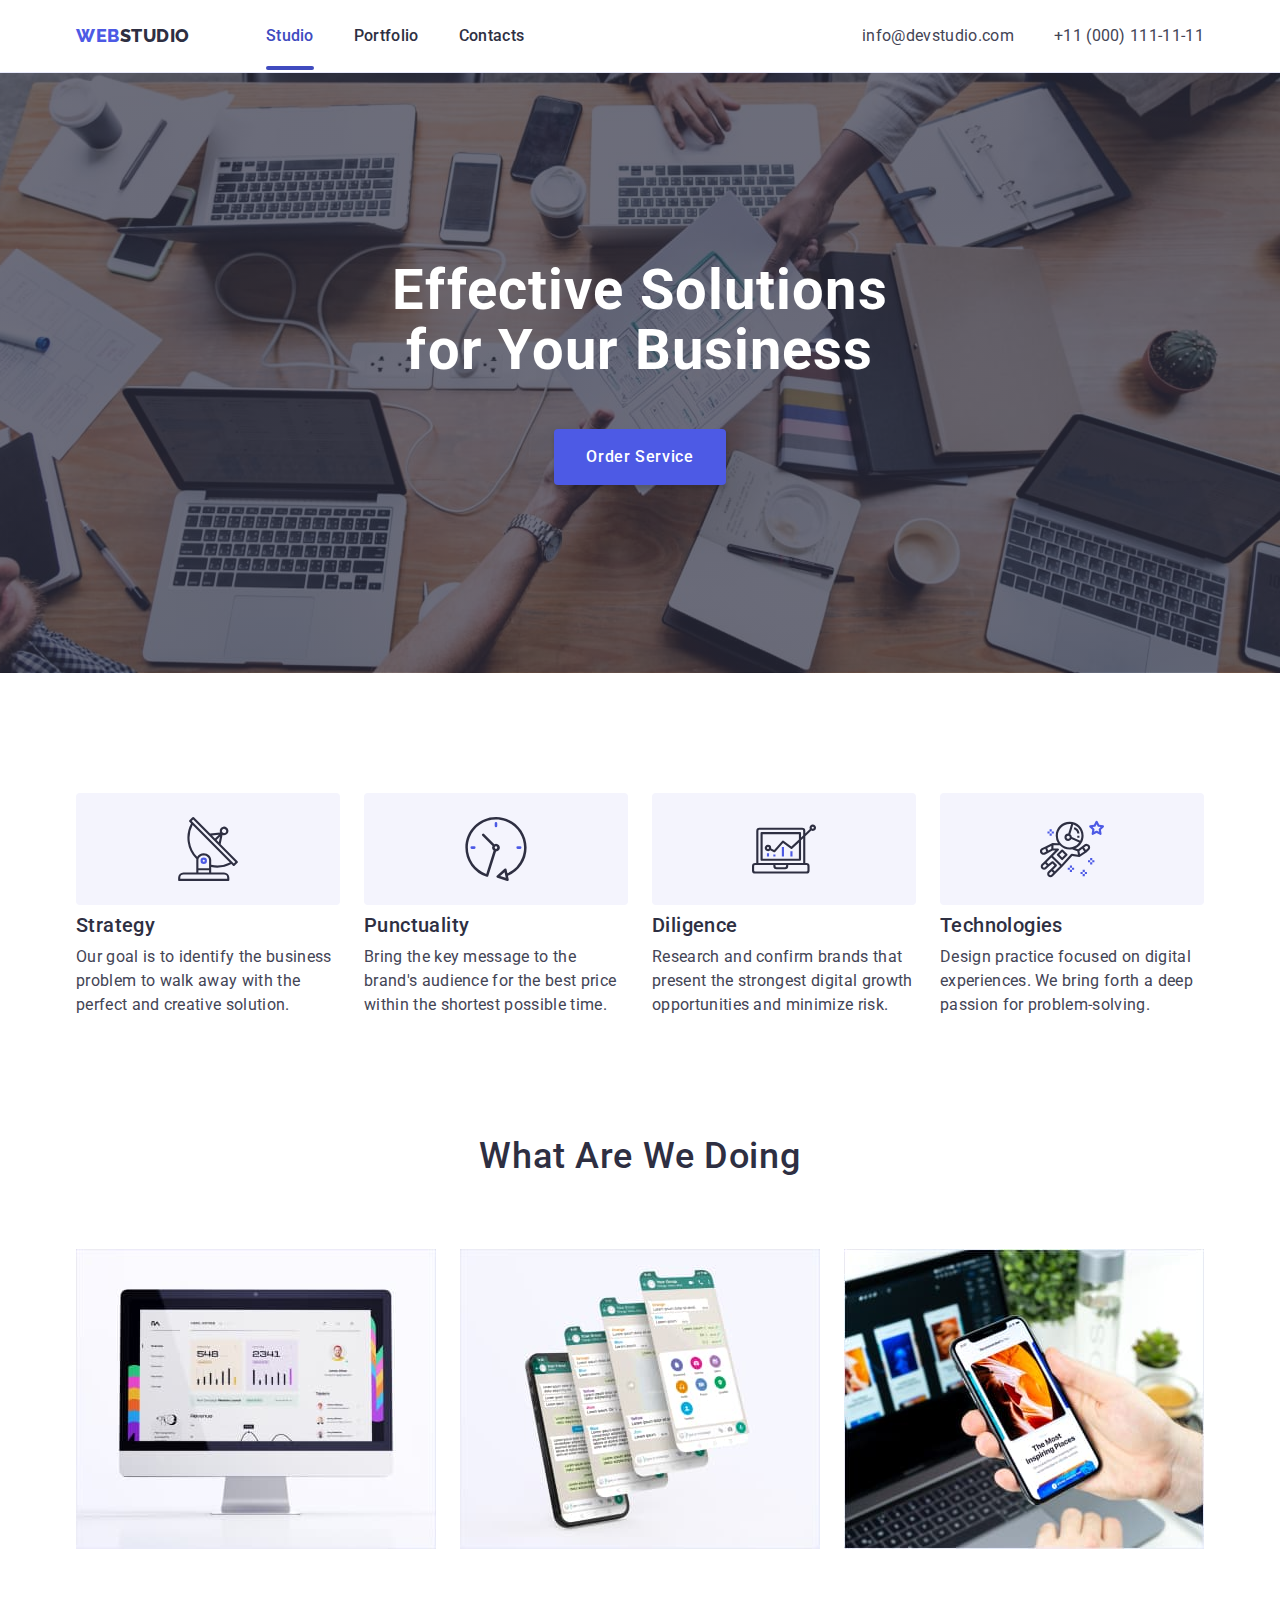
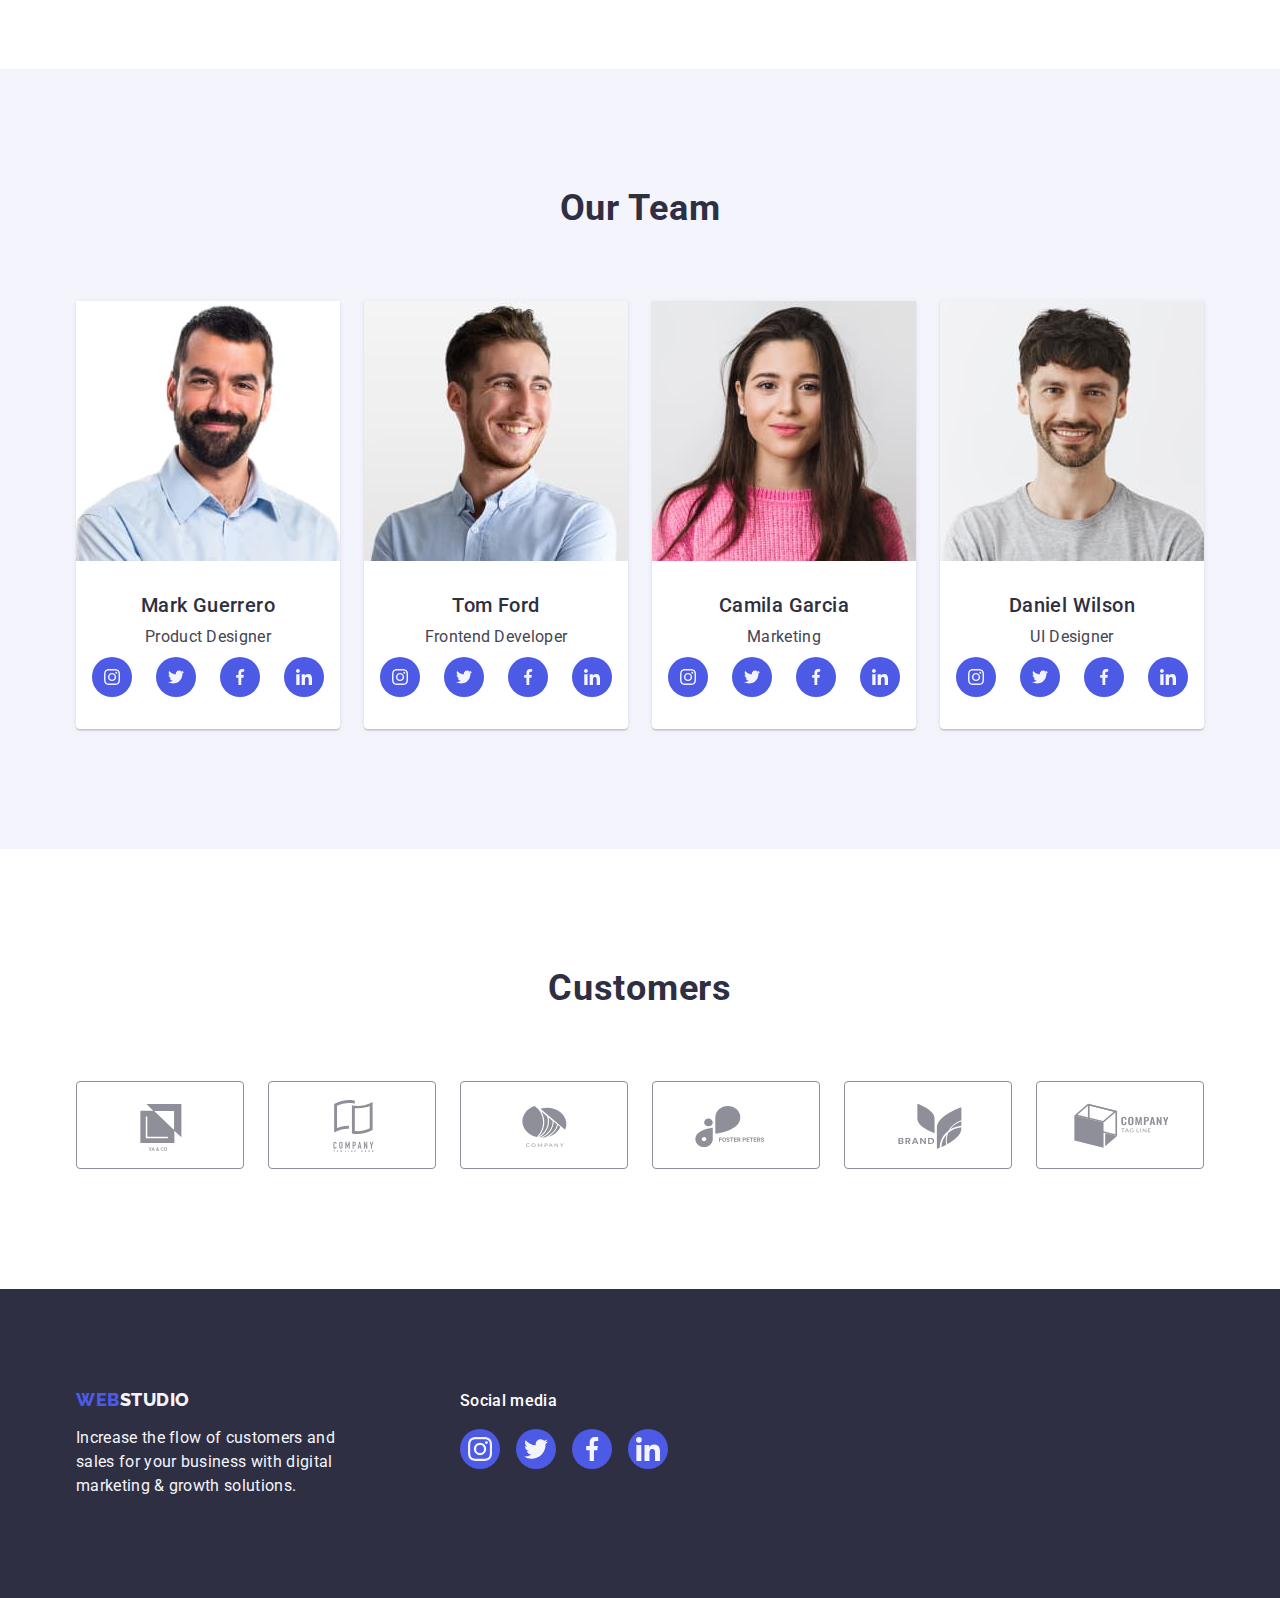
<file: index.html>
<!DOCTYPE html>
<html lang="en">
  <head>
    <meta charset="UTF-8" />
    <meta name="viewport" content="width=device-width, initial-scale=1.0" />

    <link
      rel="stylesheet"
      href="https://cdnjs.cloudflare.com/ajax/libs/modern-normalize/2.0.0/modern-normalize.min.css"
    />

    <link rel="preconnect" href="https://fonts.googleapis.com" />
    <link rel="preconnect" href="https://fonts.gstatic.com" crossorigin />
    <link
      href="https://fonts.googleapis.com/css2?family=Raleway:wght@800&family=Roboto:wght@400;500;700;900&display=swap"
      rel="stylesheet"
    />

    <link rel="stylesheet" href="./css/styles.css" />
    <title>Web Studio</title>
  </head>

  <body>
    <header class="header">
      <div class="container header-container">
        <nav class="header-navbar">
          <a class="header-logo-link link" href="./index.html"
            >Web<span class="logo-span">Studio</span></a
          >
          <ul class="header-list list">
            <li>
              <a class="header-list-link link current" href="./index.html"
                >Studio</a
              >
            </li>
            <li>
              <a class="header-list-link link" href="./portfolio.html"
                >Portfolio</a
              >
            </li>
            <li><a class="header-list-link link" href="">Contacts</a></li>
          </ul>
        </nav>
        <address class="header-addr-list">
          <ul class="header-addr-list list">
            <li>
              <a class="header-addr-link link" href="mailto:info@devstudio.com"
                >info@devstudio.com</a
              >
            </li>
            <li>
              <a class="header-addr-link link" href="tel:+110001111111"
                >+11 (000) 111-11-11</a
              >
            </li>
          </ul>
        </address>
      </div>
    </header>

    <main>
      <section class="hero">
        <div class="container">
          <h1 class="hero-title">Effective Solutions for Your Business</h1>
          <button class="order-button" data-modal-open type="button">
            Order Service
          </button>
        </div>
      </section>

      <section class="basics-section">
        <div class="container">
          <h2 class="visually-hidden">The main rules of the company</h2>
          <ul class="basics-list list">
            <li class="basics-item">
              <div class="basics-icon-container">
                <svg class="basics-list-icon" width="64" height="64">
                  <use href="./images/icons.svg#antenna"></use>
                </svg>
              </div>
              <h3 class="basics-title">Strategy</h3>
              <p class="paragraph">
                Our goal is to identify the business problem to walk away with
                the perfect and creative solution.
              </p>
            </li>
            <li class="basics-item">
              <div class="basics-icon-container">
                <svg class="basics-list-icon" width="64" height="64">
                  <use href="./images/icons.svg#clock"></use>
                </svg>
              </div>
              <h3 class="basics-title">Punctuality</h3>
              <p class="paragraph">
                Bring the key message to the brand's audience for the best price
                within the shortest possible time.
              </p>
            </li>
            <li class="basics-item">
              <div class="basics-icon-container">
                <svg class="basics-list-icon" width="64" height="64">
                  <use href="./images/icons.svg#diagram"></use>
                </svg>
              </div>
              <h3 class="basics-title">Diligence</h3>
              <p class="paragraph">
                Research and confirm brands that present the strongest digital
                growth opportunities and minimize risk.
              </p>
            </li>
            <li class="basics-item">
              <div class="basics-icon-container">
                <svg class="basics-list-icon" width="64" height="64">
                  <use href="./images/icons.svg#astronaut"></use>
                </svg>
              </div>
              <h3 class="basics-title">Technologies</h3>
              <p class="paragraph">
                Design practice focused on digital experiences. We bring forth a
                deep passion for problem-solving.
              </p>
            </li>
          </ul>
        </div>
      </section>

      <section class="doing-section">
        <div class="container">
          <h2 class="doing-title">What are we doing</h2>
          <ul class="doing-list list">
            <li class="doing-item">
              <img
                src="./images/desctop.jpg"
                alt="desktop computer"
                width="360"
                height="300"
              />
            </li>
            <li class="doing-item">
              <img
                src="./images/mobiles.jpg"
                alt="mobile phone"
                width="360"
                height="300"
              />
            </li>
            <li class="doing-item">
              <img
                src="./images/mobile-desctop.jpg"
                alt="laptop and smartphone"
                width="360"
                height="300"
              />
            </li>
          </ul>
        </div>
      </section>
      <section class="team-section">
        <div class="container">
          <h2 class="team-title">Our Team</h2>
          <ul class="team-list-img list">
            <li class="team-list-img-item">
              <img
                src="./images/mark-guerro.jpg"
                alt="Product Designer Mark Guerrero"
                width="264"
              />
              <div class="team-div-worker">
                <h3 class="team-subtitle">Mark Guerrero</h3>
                <p class="team-paragraph">Product Designer</p>
                <ul class="team-list list">
                  <li class="team-item">
                    <a class="team-link link" href="">
                      <svg class="team-icons" width="16" height="16">
                        <use href="./images/icons.svg#instagram"></use>
                      </svg>
                    </a>
                  </li>
                  <li class="team-item">
                    <a class="team-link link" href="">
                      <svg class="team-icons" width="16" height="16">
                        <use href="./images/icons.svg#twitter"></use>
                      </svg>
                    </a>
                  </li>
                  <li class="team-item">
                    <a class="team-link link" href="">
                      <svg class="team-icons" width="16" height="16">
                        <use href="./images/icons.svg#facebook"></use>
                      </svg>
                    </a>
                  </li>
                  <li class="team-item">
                    <a class="team-link link" href="">
                      <svg class="team-icons" width="16" height="16">
                        <use href="./images/icons.svg#linkedin"></use>
                      </svg>
                    </a>
                  </li>
                </ul>
              </div>
            </li>

            <li class="team-list-img-item">
              <img
                src="./images/tom-ford.jpg"
                alt="Product Designer Mark Guerrero"
                width="264"
              />
              <div class="team-div-worker">
                <h3 class="team-subtitle">Tom Ford</h3>
                <p class="team-paragraph">Frontend Developer</p>
                <ul class="team-list list">
                  <li class="team-item">
                    <a class="team-link link" href="">
                      <svg class="team-icons" width="16" height="16">
                        <use href="./images/icons.svg#instagram"></use>
                      </svg>
                    </a>
                  </li>
                  <li class="team-item">
                    <a class="team-link link" href="">
                      <svg class="team-icons" width="16" height="16">
                        <use href="./images/icons.svg#twitter"></use>
                      </svg>
                    </a>
                  </li>
                  <li class="team-item">
                    <a class="team-link link" href="">
                      <svg class="team-icons" width="16" height="16">
                        <use href="./images/icons.svg#facebook"></use>
                      </svg>
                    </a>
                  </li>
                  <li class="team-item">
                    <a class="team-link link" href="">
                      <svg class="team-icons" width="16" height="16">
                        <use href="./images/icons.svg#linkedin"></use>
                      </svg>
                    </a>
                  </li>
                </ul>
              </div>
            </li>

            <li class="team-list-img-item">
              <img
                src="./images/camilla-garcia.jpg"
                alt="Product Designer Mark Guerrero"
                width="264"
              />
              <div class="team-div-worker">
                <h3 class="team-subtitle">Camila Garcia</h3>
                <p class="team-paragraph">Marketing</p>
                <ul class="team-list list">
                  <li class="team-item">
                    <a class="team-link link" href="">
                      <svg class="team-icons" width="16" height="16">
                        <use href="./images/icons.svg#instagram"></use>
                      </svg>
                    </a>
                  </li>
                  <li class="team-item">
                    <a class="team-link link" href="">
                      <svg class="team-icons" width="16" height="16">
                        <use href="./images/icons.svg#twitter"></use>
                      </svg>
                    </a>
                  </li>
                  <li class="team-item">
                    <a class="team-link link" href="">
                      <svg class="team-icons" width="16" height="16">
                        <use href="./images/icons.svg#facebook"></use>
                      </svg>
                    </a>
                  </li>
                  <li class="team-item">
                    <a class="team-link link" href="">
                      <svg class="team-icons" width="16" height="16">
                        <use href="./images/icons.svg#linkedin"></use>
                      </svg>
                    </a>
                  </li>
                </ul>
              </div>
            </li>

            <li class="team-list-img-item">
              <img
                src="./images/daniel-wilson.jpg"
                alt="Product Designer Mark Guerrero"
                width="264"
              />
              <div class="team-div-worker">
                <h3 class="team-subtitle">Daniel Wilson</h3>
                <p class="team-paragraph">UI Designer</p>
                <ul class="team-list list">
                  <li class="team-item">
                    <a class="team-link link" href="">
                      <svg class="team-icons" width="16" height="16">
                        <use href="./images/icons.svg#instagram"></use>
                      </svg>
                    </a>
                  </li>
                  <li class="team-item">
                    <a class="team-link link" href="">
                      <svg class="team-icons" width="16" height="16">
                        <use href="./images/icons.svg#twitter"></use>
                      </svg>
                    </a>
                  </li>
                  <li class="team-item">
                    <a class="team-link link" href="">
                      <svg class="team-icons" width="16" height="16">
                        <use href="./images/icons.svg#facebook"></use>
                      </svg>
                    </a>
                  </li>
                  <li class="team-item">
                    <a class="team-link link" href="">
                      <svg class="team-icons" width="16" height="16">
                        <use href="./images/icons.svg#linkedin"></use>
                      </svg>
                    </a>
                  </li>
                </ul>
              </div>
            </li>
          </ul>
        </div>
      </section>

      <section class="customers-section">
        <div class="container">
          <h2 class="customers-title">Customers</h2>
          <ul class="customers-list list">
            <li class="customers-item">
              <a href="" class="customers-link">
                <svg class="customers-icons" width="104" height="56">
                  <use href="./images/icons.svg#Logo1"></use>
                </svg>
              </a>
            </li>
            <li class="customers-item">
              <a href="" class="customers-link">
                <svg class="customers-icons" width="104" height="56">
                  <use href="./images/icons.svg#Logo2"></use>
                </svg>
              </a>
            </li>
            <li class="customers-item">
              <a href="" class="customers-link">
                <svg class="customers-icons" width="104" height="56">
                  <use href="./images/icons.svg#Logo3"></use>
                </svg>
              </a>
            </li>
            <li class="customers-item">
              <a href="" class="customers-link">
                <svg class="customers-icons" width="104" height="56">
                  <use href="./images/icons.svg#Logo4"></use>
                </svg>
              </a>
            </li>
            <li class="customers-item">
              <a href="" class="customers-link">
                <svg class="customers-icons" width="104" height="56">
                  <use href="./images/icons.svg#Logo5"></use>
                </svg>
              </a>
            </li>
            <li class="customers-item">
              <a href="" class="customers-link">
                <svg class="customers-icons" width="104" height="56">
                  <use href="./images/icons.svg#Logo6"></use>
                </svg>
              </a>
            </li>
          </ul>
        </div>
      </section>
    </main>

    <footer class="footer">
      <div class="container footer-container">
        <div class="footer-logo-container">
          <a class="footer-link" href="./index.html"
            >Web<span class="logo-span">Studio</span></a
          >
          <p class="footer-paragraph">
            Increase the flow of customers and sales for your business with
            digital marketing & growth solutions.
          </p>
        </div>
        <div class="footer-social-container">
          <p class="footer-social-paragraph">Social media</p>
          <ul class="footer-social-list list">
            <li class="footer-social-item">
              <a class="footer-social-link link" href="">
                <svg class="footer-social-icons" width="24" height="24">
                  <use href="./images/icons.svg#instagram"></use>
                </svg>
              </a>
            </li>
            <li class="footer-social-item">
              <a class="footer-social-link link" href="">
                <svg class="footer-social-icons" width="24" height="24">
                  <use href="./images/icons.svg#twitter"></use>
                </svg>
              </a>
            </li>
            <li class="footer-social-item">
              <a class="footer-social-link link" href="">
                <svg class="footer-social-icons" width="24" height="24">
                  <use href="./images/icons.svg#facebook"></use>
                </svg>
              </a>
            </li>
            <li class="footer-social-item">
              <a class="footer-social-link link" href="">
                <svg class="footer-social-icons" width="24" height="24">
                  <use href="./images/icons.svg#linkedin"></use>
                </svg>
              </a>
            </li>
          </ul>
        </div>
      </div>
    </footer>
    <div class="backdrop is-hidden" data-modal>
      <div class="modal">
        <button type="button" class="modal-close-btn" data-modal-close>
          <svg class="close-icon" height="8" width="8">
            <use href="./images/icons.svg#close"></use>
          </svg>
        </button>
      </div>
    </div>
    <script src="./js/modal.js"></script>
  </body>
</html>
</file>
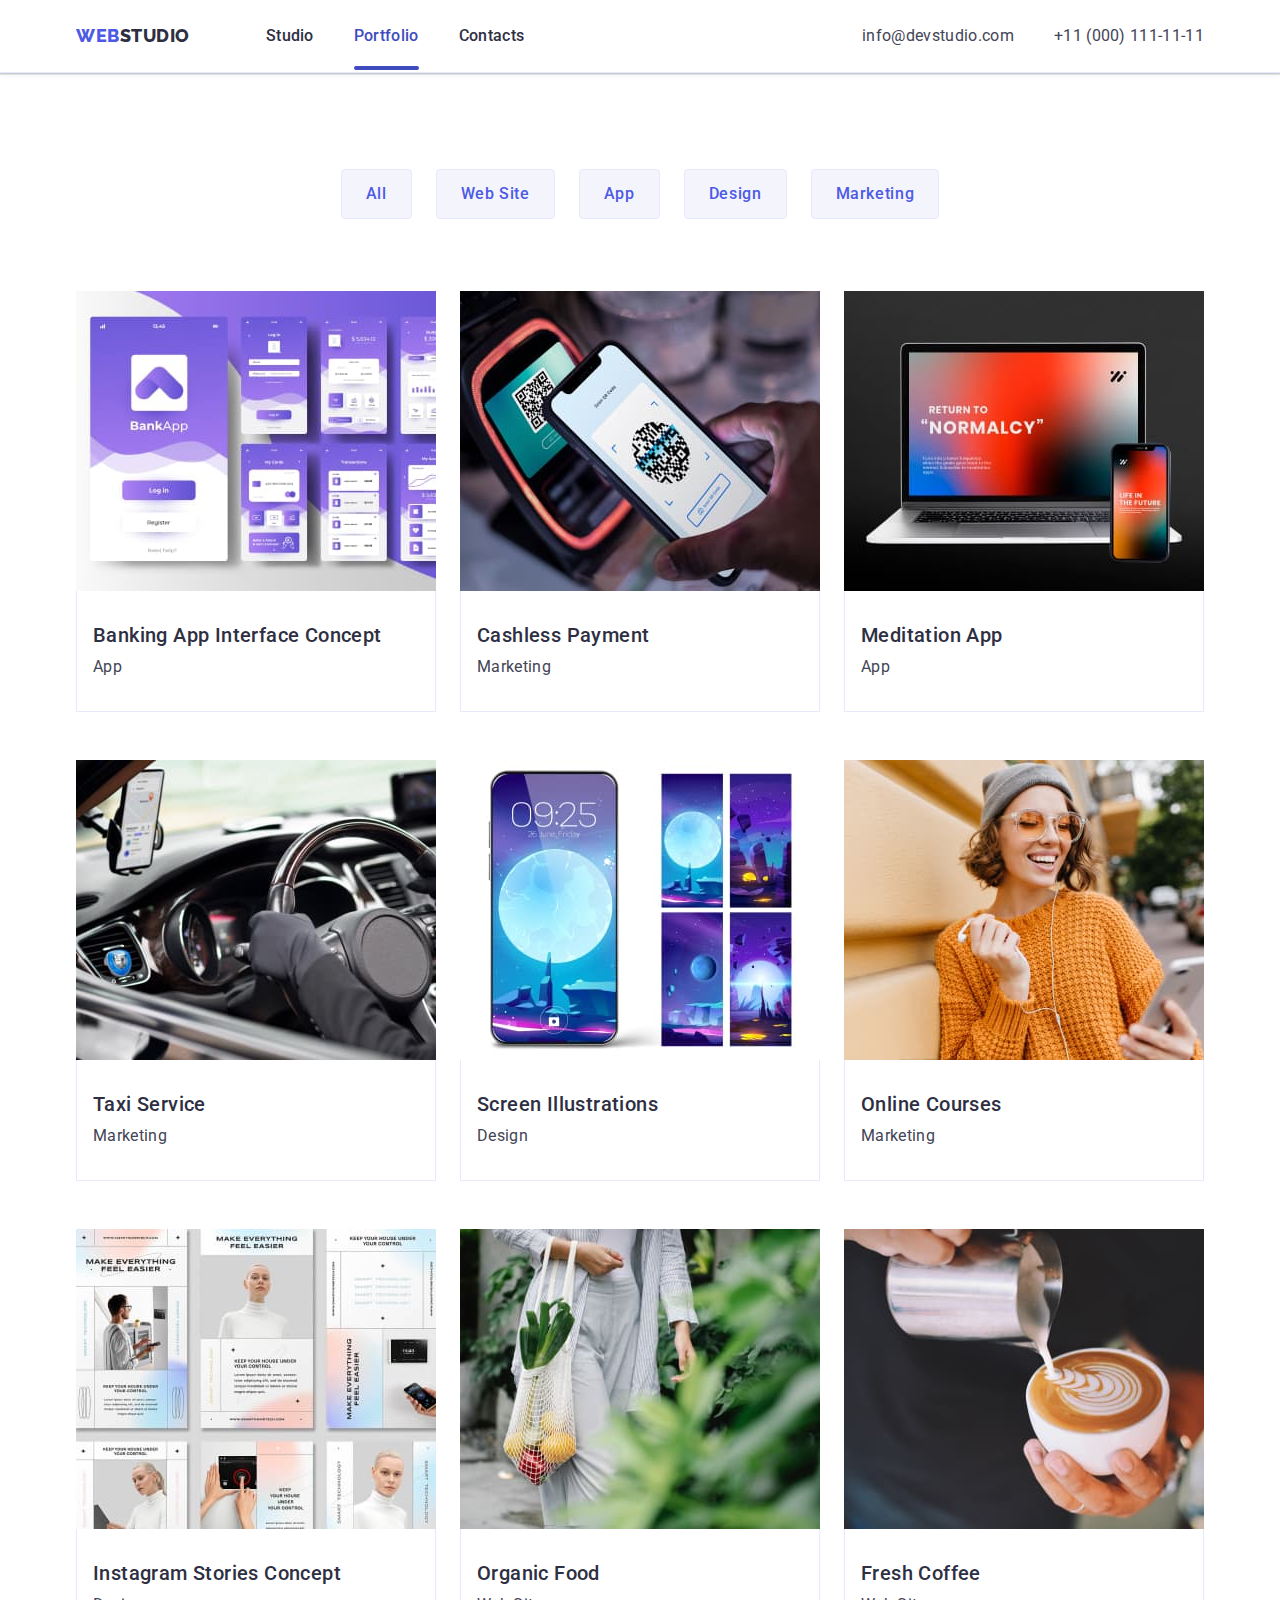
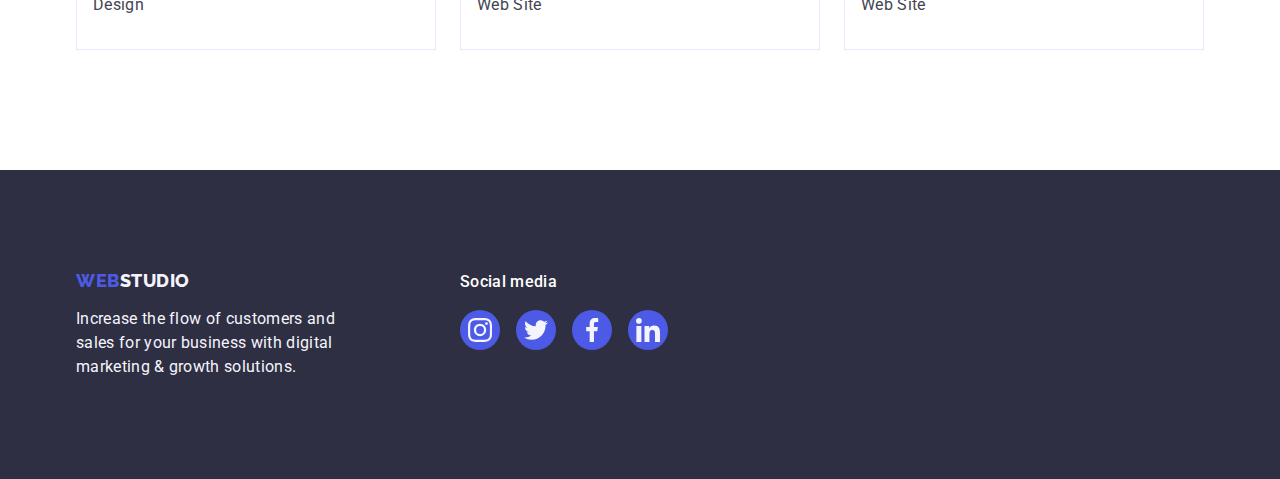
<file: portfolio.html>
<!DOCTYPE html>
<html lang="en">
  <head>
    <meta charset="UTF-8" />
    <meta name="viewport" content="width=device-width, initial-scale=1.0" />

    <link
      rel="stylesheet"
      href="https://cdnjs.cloudflare.com/ajax/libs/modern-normalize/2.0.0/modern-normalize.min.css"
    />

    <link rel="preconnect" href="https://fonts.googleapis.com" />
    <link rel="preconnect" href="https://fonts.gstatic.com" crossorigin />
    <link
      href="https://fonts.googleapis.com/css2?family=Raleway:wght@800&family=Roboto:wght@400;500;700;900&display=swap"
      rel="stylesheet"
    />

    <link rel="stylesheet" href="./css/styles.css" />
    <title>Portfolio</title>
  </head>
  <body class="body">
    <header class="header">
      <div class="container header-container">
        <nav class="header-navbar">
          <a class="header-logo-link link" href="./index.html"
            >Web<span class="logo-span">Studio</span></a
          >
          <ul class="header-list list">
            <li>
              <a class="header-list-link link" href="./index.html">Studio</a>
            </li>
            <li>
              <a class="header-list-link link current" href="./portfolio.html"
                >Portfolio</a
              >
            </li>
            <li><a class="header-list-link link" href="">Contacts</a></li>
          </ul>
        </nav>
        <address class="header-addr-list">
          <ul class="header-addr-list list">
            <li>
              <a class="header-addr-link link" href="mailto:info@devstudio.com"
                >info@devstudio.com</a
              >
            </li>
            <li>
              <a class="header-addr-link link" href="tel:+110001111111"
                >+11 (000) 111-11-11</a
              >
            </li>
          </ul>
        </address>
      </div>
    </header>

    <main>
      <section class="portfolio-section">
        <div class="container">
          <h1 class="visually-hidden">Filtr</h1>
          <ul class="buttons-container list">
            <li><button class="menu-button" type="button">All</button></li>
            <li>
              <button class="menu-button" type="button">Web Site</button>
            </li>
            <li><button class="menu-button" type="button">App</button></li>
            <li><button class="menu-button" type="button">Design</button></li>
            <li>
              <button class="menu-button" type="button">Marketing</button>
            </li>
          </ul>
          <ul class="portfolio-item-list list">
            <li class="gallary-container">
              <a href="" class="gallary-link link">
                <div class="gallary-text">
                  <img
                    src="./images/banking-app.jpg"
                    alt="Banking Interface"
                    width="360"
                    height="300"
                  />
                  <p class="gallery-cover-text">
                    14 Stylish and User-Friendly App Design Concepts · Task
                    Manager App · Calorie Tracker App · Exotic Fruit Ecommerce
                    App · Cloud Storage App
                  </p>
                </div>
                <div class="div-text">
                  <h2 class="gallery-title">Banking App Interface Concept</h2>
                  <p class="paragraph">App</p>
                </div>
              </a>
            </li>
            <li class="gallary-container">
              <a href="" class="gallary-link link">
                <div class="gallary-text">
                  <img
                    src="./images/cashless-payment.jpg"
                    alt="Cashless Payment"
                    width="360"
                    height="300"
                  />
                  <p class="gallery-cover-text">
                    14 Stylish and User-Friendly App Design Concepts · Task
                    Manager App · Calorie Tracker App · Exotic Fruit Ecommerce
                    App · Cloud Storage App
                  </p>
                </div>
                <div class="div-text">
                  <h2 class="gallery-title">Cashless Payment</h2>
                  <p class="paragraph">Marketing</p>
                </div>
              </a>
            </li>
            <li class="gallary-container">
              <a href="" class="gallary-link link">
                <div class="gallary-text">
                  <img
                    src="./images/meditation-app.jpg"
                    alt="Meditation App"
                    width="360"
                    height="300"
                  />
                  <p class="gallery-cover-text">
                    14 Stylish and User-Friendly App Design Concepts · Task
                    Manager App · Calorie Tracker App · Exotic Fruit Ecommerce
                    App · Cloud Storage App
                  </p>
                </div>
                <div class="div-text">
                  <h2 class="gallery-title">Meditation App</h2>
                  <p class="paragraph">App</p>
                </div>
              </a>
            </li>
            <li class="gallary-container">
              <a href="" class="gallary-link link">
                <div class="gallary-text">
                  <img
                    src="./images/taxi-service.jpg"
                    alt="Taxi Service"
                    width="360"
                    height="300"
                  />
                  <p class="gallery-cover-text">
                    14 Stylish and User-Friendly App Design Concepts · Task
                    Manager App · Calorie Tracker App · Exotic Fruit Ecommerce
                    App · Cloud Storage App
                  </p>
                </div>
                <div class="div-text">
                  <h2 class="gallery-title">Taxi Service</h2>
                  <p class="paragraph">Marketing</p>
                </div>
              </a>
            </li>
            <li class="gallary-container">
              <a href="" class="gallary-link link">
                <div class="gallary-text">
                  <img
                    src="./images/screen-illustrations.jpg"
                    alt="Screen Illustrations"
                    width="360"
                    height="300"
                  />
                  <p class="gallery-cover-text">
                    14 Stylish and User-Friendly App Design Concepts · Task
                    Manager App · Calorie Tracker App · Exotic Fruit Ecommerce
                    App · Cloud Storage App
                  </p>
                </div>
                <div class="div-text">
                  <h2 class="gallery-title">Screen Illustrations</h2>
                  <p class="paragraph">Design</p>
                </div></a
              >
            </li>
            <li class="gallary-container">
              <a href="" class="gallary-link link">
                <div class="gallary-text">
                  <img
                    src="./images/online-courses.jpg"
                    alt="Online Courses"
                    width="360"
                    height="300"
                  />
                  <p class="gallery-cover-text">
                    14 Stylish and User-Friendly App Design Concepts · Task
                    Manager App · Calorie Tracker App · Exotic Fruit Ecommerce
                    App · Cloud Storage App
                  </p>
                </div>
                <div class="div-text">
                  <h2 class="gallery-title">Online Courses</h2>
                  <p class="paragraph">Marketing</p>
                </div></a
              >
            </li>
            <li class="gallary-container">
              <a href="" class="gallary-link link">
                <div class="gallary-text">
                  <img
                    src="./images/instagram-stories-concept.jpg"
                    alt="Instagram Stories"
                    width="360"
                    height="300"
                  />
                  <p class="gallery-cover-text">
                    14 Stylish and User-Friendly App Design Concepts · Task
                    Manager App · Calorie Tracker App · Exotic Fruit Ecommerce
                    App · Cloud Storage App
                  </p>
                </div>
                <div class="div-text">
                  <h2 class="gallery-title">Instagram Stories Concept</h2>
                  <p class="paragraph">Design</p>
                </div></a
              >
            </li>
            <li class="gallary-container">
              <a href="" class="gallary-link link">
                <div class="gallary-text">
                  <img
                    src="./images/organic-food.jpg"
                    alt="Organic Food"
                    width="360"
                    height="300"
                  />
                  <p class="gallery-cover-text">
                    14 Stylish and User-Friendly App Design Concepts · Task
                    Manager App · Calorie Tracker App · Exotic Fruit Ecommerce
                    App · Cloud Storage App
                  </p>
                </div>
                <div class="div-text">
                  <h2 class="gallery-title">Organic Food</h2>
                  <p class="paragraph">Web Site</p>
                </div></a
              >
            </li>
            <li class="gallary-container">
              <a href="" class="gallary-link link">
                <div class="gallary-text">
                  <img
                    src="./images/fresh-coffee.jpg"
                    alt="Coffee"
                    width="360"
                    height="300"
                  />
                  <p class="gallery-cover-text">
                    14 Stylish and User-Friendly App Design Concepts · Task
                    Manager App · Calorie Tracker App · Exotic Fruit Ecommerce
                    App · Cloud Storage App
                  </p>
                </div>
                <div class="div-text">
                  <h2 class="gallery-title">Fresh Coffee</h2>
                  <p class="paragraph">Web Site</p>
                </div></a
              >
            </li>
          </ul>
        </div>
      </section>
    </main>
    <footer class="footer">
      <div class="container footer-container">
        <div class="footer-logo-container">
          <a class="footer-link" href="./index.html"
            >Web<span class="logo-span">Studio</span></a
          >
          <p class="footer-paragraph">
            Increase the flow of customers and sales for your business with
            digital marketing & growth solutions.
          </p>
        </div>
        <div class="footer-social-container">
          <p class="footer-social-paragraph">Social media</p>
          <ul class="footer-social-list list">
            <li class="footer-social-item">
              <a class="footer-social-link link" href="">
                <svg class="footer-social-icons" width="24" height="24">
                  <use href="./images/icons.svg#instagram"></use>
                </svg>
              </a>
            </li>
            <li class="footer-social-item">
              <a class="footer-social-link link" href="">
                <svg class="footer-social-icons" width="24" height="24">
                  <use href="./images/icons.svg#twitter"></use>
                </svg>
              </a>
            </li>
            <li class="footer-social-item">
              <a class="footer-social-link link" href="">
                <svg class="footer-social-icons" width="24" height="24">
                  <use href="./images/icons.svg#facebook"></use>
                </svg>
              </a>
            </li>
            <li class="footer-social-item">
              <a class="footer-social-link link" href="">
                <svg class="footer-social-icons" width="24" height="24">
                  <use href="./images/icons.svg#linkedin"></use>
                </svg>
              </a>
            </li>
          </ul>
        </div>
      </div>
    </footer>
  </body>
</html>
</file>
<file: css/styles.css>
/* ----General Selectors----- */

:root {
  --iris-color: #4d5ae5;
  --navyblue-color: #2e2f42;
  --slate-color: #434455;
  --white-color: #fff;
  --cloud-color: #f4f4fd;
  --ocean-color: #404bbf;
  --cornflower: #e7e9fc;
}

p,
h1,
h2,
h3,
h4,
h5,
h6 {
  margin-top: 0;
  margin-bottom: 0;
}

ul,
ol {
  margin-top: 0;
  margin-bottom: 0;
  padding-left: 0;
}

body {
  font-family: "Roboto", sans-serif;
  color: var(--slate-color);
  background-color: var(--white-color);
}

.container {
  width: 100%;
  max-width: 1158px;
  padding-left: 15px;
  padding-right: 15px;
  margin: 0 auto;
}

img {
  display: block;
  max-width: 100%;
}

.link {
  text-decoration: none;
}

.list {
  display: flex;
  padding-left: 0;
  margin: 0;
  list-style: none;
}

.paragraph {
  color: var(--slate-color);
  font-size: 16px;
  line-height: 1.5;
  letter-spacing: 0.32px;
}

.visually-hidden {
  position: absolute;
  width: 1px;
  height: 1px;
  margin: -1px;
  border: 0;
  padding: 0;
  white-space: nowrap;
  clip-path: inset(100%);
  clip: rect(0, 0, 0, 0);
  overflow: hidden;
}

.logo-span {
  color: var(--navyblue-color);
}

/* ----End General Selectors---- */

/* --------HEADER----------- */
.header {
  border-bottom: 1px solid var(--cornflower);
  box-shadow: 0px 2px 1px rgba(46, 47, 66, 0.08),
    0px 1px 1px rgba(46, 47, 66, 0.16), 0px 1px 6px rgba(46, 47, 66, 0.08);
}

.header-container {
  display: flex;
}

.header-list {
  display: flex;
  gap: 40px;
}

.header-navbar {
  display: flex;
  flex-grow: 1;
  align-items: center;
}

.header-logo-link {
  font-family: "Raleway", sans-serif;
  font-size: 18px;
  line-height: 1.17;
  color: var(--iris-color);
  letter-spacing: 0.03em;
  text-transform: uppercase;
  font-weight: 800;
  margin-right: 76px;
}

.header-list-link {
  font-weight: 500;
  font-size: 16px;
  line-height: 1.5;
  letter-spacing: 0.02em;
  color: var(--navyblue-color);
  padding-bottom: 24px;
  padding-top: 24px;
}
.header-list-link:hover,
.header-list-link:focus {
  color: var(--ocean-color);
}

.current {
  position: relative;
  color: var(--ocean-color);
  transition: color 250ms cubic-bezier(0.4, 0, 0.2, 1);
}

.current::after {
  content: "";
  position: absolute;
  width: 100%;
  left: 0;
  bottom: -1px;
  height: 4px;
  background-color: var(--ocean-color);
  border-radius: 2px;
}

.header-addr-list {
  font-style: normal;
}

.header-addr-list {
  display: flex;
  gap: 40px;
}

.header-addr-link {
  padding-bottom: 24px;
  padding-top: 24px;
  display: block;
  font-style: normal;
  font-size: 16px;
  line-height: 1.5;
  letter-spacing: 0.02em;
  color: var(--slate-color);
  transition: color 250ms cubic-bezier(0.4, 0, 0.2, 1);
}

.header-addr-link:hover,
.header-addr-link:focus {
  color: var(--ocean-color);
}

/* ---------END HEADER------------- */

/* -----------HERO------------ */

.hero {
  background-color: var(--navyblue-color);
  padding: 188px 0;
  background-image: linear-gradient(
      to bottom,
      rgba(46, 47, 66, 0.7),
      rgba(46, 47, 66, 0.7)
    ),
    url(../images/people-office-new.jpg);
  background-size: cover;
  background-repeat: no-repeat;
  background-position: center center;
  max-width: 1440px;
  margin: 0 auto;
}

.hero-title {
  max-width: 496px;
  color: var(--white-color);
  font-size: 56px;
  font-weight: 700;
  line-height: 1.07;
  letter-spacing: 1.12px;
  text-align: center;
  margin: 0 auto 48px;
}

.order-button {
  display: block;
  font-family: "Roboto", sans-serif;
  color: var(--white, #fff);
  font-size: 16px;
  font-weight: 500;
  line-height: 1.5;
  letter-spacing: 0.64px;
  background: var(--iris-color);
  cursor: pointer;
  margin: 0 auto;
  border-radius: 4px;
  box-shadow: 0px 4px 4px 0px rgba(0, 0, 0, 0.15);
  padding: 16px 32px;
  min-width: 169px;
  height: 56px;
  border: none;
  transition: background-color 250ms cubic-bezier(0.4, 0, 0.2, 1);
}

.order-button:hover,
.order-button:focus {
  background-color: var(--ocean-color);
}

/* -----------END HERO------------- */

/* -----------BASICS------------- */

.basics-section {
  padding: 120px 0;
}

.basics-title {
  color: var(--navyblue-color);
  font-size: 20px;
  font-weight: 500;
  line-height: 1.2;
  letter-spacing: 0.02em;
  margin-bottom: 8px;
}

.basics-list {
  gap: 24px;
}

.basics-icon-container {
  display: flex;
  justify-content: center;
  align-items: center;
  margin-bottom: 8px;
  border-radius: 4px;
  background: var(--cloud-color);
  width: 264px;
  height: 112px;
}

.basics-item {
  width: calc((100% - 24px * 3) / 4);
}
/* ----------- END BASICS------------- */

/* --------DOUING------------ */

.doing-section {
  padding-bottom: 120px;
}

.doing-title {
  color: var(--navyblue-color);
  font-size: 36px;
  font-weight: 500;
  line-height: 1.11;
  text-transform: capitalize;
  text-align: center;
  letter-spacing: 0.02em;
  margin-top: 0;
  margin-bottom: 72px;
}

.doing-list {
  display: flex;
  gap: 24px;
}
.doing-item {
  width: calc((100% - 24px * 2) / 3);
}
/* --------END DOUING------------ */

/* --------TEAM---------- */

.team-section {
  padding: 120px 0;
  background-color: var(--cloud-color);
}
.team-title {
  margin-top: 0;
  margin-bottom: 72px;
  font-size: 36px;
  line-height: 1.11;
  text-align: center;
  letter-spacing: 0.02em;
  text-transform: capitalize;
  color: var(--navyblue-color);
}
.team-list-img {
  display: flex;
  gap: 24px;
  justify-content: center;
}

/* .four-container-icons {
  height: 40px;
  width: 40px;
  gap: 24px;
  border-radius: 50%;
  border: 1px solid var(--iris-color);
  display: flex;
  justify-content: center;
  align-items: center;
  background-color: var(--iris-color);
} */

.team-list-img-item {
  background-color: var(--white-color);
  width: calc((100% - 72px) / 4);
  border-radius: 0px 0px 4px 4px;
  box-shadow: 0px 1px 6px rgba(46, 47, 66, 0.08),
    0px 1px 1px rgba(46, 47, 66, 0.16), 0px 2px 1px rgba(46, 47, 66, 0.08);
}

.team-div-worker {
  padding: 32px 0;
}

.team-subtitle {
  margin-top: 0;
  text-align: center;
  margin-bottom: 8px;
  font-weight: 500;
  font-size: 20px;
  line-height: 1.2;
  letter-spacing: 0.02em;
  color: var(--navyblue-color);
}

.team-paragraph {
  margin: 0;
  line-height: 1.5;
  letter-spacing: 0.02em;
  font-size: 16px;
  text-align: center;
  margin-bottom: 8px;
}

.team-list {
  display: flex;
  justify-content: center;
  gap: 24px;
}

.team-item {
  width: 40px;
  height: 40px;
}

.team-link {
  width: 100%;
  height: 100%;
  background-color: var(--iris-color);
  border-radius: 50%;
  display: flex;
  align-items: center;
  justify-content: center;
  transition: background-color 250ms cubic-bezier(0.4, 0, 0.2, 1);
}
.team-link:hover,
.team-link:focus {
  background-color: var(--ocean-color);
}

.team-icons {
  fill: var(--cloud-color);
}

/* --------END TEAM---------- */

/* -----CUSTOMERS---------- */

.customers-section {
  padding: 120px 0;
}

.customers-title {
  color: var(--navyblue-color);
  text-align: center;
  font-family: Roboto;
  font-size: 36px;
  font-weight: 700;
  line-height: 1.11;
  letter-spacing: 0.02em;
  text-transform: capitalize;
  margin-bottom: 72px;
}

.customers-list {
  display: flex;
  gap: 24px;
}

.customers-item {
  height: 88px;
  width: calc((100% - 120px) / 6);
}

.customers-link {
  display: flex;
  width: 100%;
  height: 100%;
  border: 1px solid #8e8f99;
  border-radius: 4px;
  justify-content: center;
  align-items: center;
  color: #8e8f99;
  transition: border-color 250ms cubic-bezier(0.4, 0, 0.2, 1),
    color 250ms cubic-bezier(0.4, 0, 0.2, 1);
}

.customers-link:hover,
.customers-link:focus {
  border-color: var(--ocean-color);
  color: var(--ocean-color);
}

.customers-icons {
  fill: currentColor;
}

/* -----END CUSTOMERS---------- */

/* ---------FOOTER----------------- */

.footer {
  padding: 100px 0;
  background-color: var(--navyblue-color);
}

.footer-container {
  display: flex;
  align-items: baseline;
}
.footer-logo-container {
  margin-right: 120px;
}
.footer-link {
  display: inline-block;
  margin-bottom: 16px;
  font-family: "Raleway", sans-serif;
  font-size: 18px;
  line-height: 1.17;
  color: var(--iris-color);
  letter-spacing: 0.03em;
  text-transform: uppercase;
  font-weight: 800;
  text-decoration: none;
}
.footer .logo-span {
  color: var(--cloud-color);
}
.footer-paragraph {
  color: var(--cloud-color);
  line-height: 1.5;
  letter-spacing: 0.02em;
  max-width: 264px;
}

.footer-social-paragraph {
  color: var(--white-color);
  line-height: 1.5;
  letter-spacing: 0.02em;
  max-width: 264px;
  font-weight: 500;
  margin-bottom: 16px;
}
.footer-social-container {
}
.footer-social-list {
  display: flex;
  gap: 16px;
}

.footer-social-item {
}
.footer-social-link {
  display: flex;
  justify-content: center;
  align-items: center;
  width: 40px;
  height: 40px;
  background-color: var(--iris-color);
  border-radius: 50%;
  transition: background-color 250ms cubic-bezier(0.4, 0, 0.2, 1);
}
.footer-social-link:hover,
.footer-social-link:focus {
  background-color: #31d0aa;
}
.footer-social-icons {
  fill: var(--cloud-color);
}

/* ----------END FOOTER--------------- */

/* -----------PORTFOLIO-------------- */
.portfolio-section {
  padding-top: 96px;
  padding-bottom: 120px;
}
.buttons-container {
  display: flex;
  justify-content: center;
  gap: 24px;
  margin-bottom: 72px;
}

.menu-button {
  border-radius: 4px;
  padding-top: 12px;
  padding-bottom: 12px;
  padding-left: 24px;
  padding-right: 24px;
  font-family: "Roboto", sans-serif;
  cursor: pointer;
  color: var(--iris-color);
  text-align: center;
  font-size: 16px;
  font-weight: 500;
  line-height: 1.5;
  letter-spacing: 0.04em;
  border: 1px solid var(--cornflower);
  background: var(--cloud-color);
  transition: color 250ms cubic-bezier(0.4, 0, 0.2, 1),
    background-color 250ms cubic-bezier(0.4, 0, 0.2, 1),
    border-color 250ms cubic-bezier(0.4, 0, 0.2, 1),
    box-shadow 250ms cubic-bezier(0.4, 0, 0.2, 1);
}

.menu-button:hover,
.menu-button:focus {
  box-shadow: 0px 3px 1px rgba(0, 0, 0, 0.1), 0px 2px 1px rgba(0, 0, 0, 0.08),
    0px 2px 2px rgba(0, 0, 0, 0.12);
  color: var(--white-color);
  background-color: var(--ocean-color);
  border: 1px solid transparent;
}

.portfolio-item-list {
  display: flex;
  flex-wrap: wrap;
  column-gap: 24px;
  row-gap: 48px;
}

.gallary-container {
  width: calc((100% - 48px) / 3);
}

.gallary-link {
  display: block;
  transition: box-shadow 250ms cubic-bezier(0.4, 0, 0.2, 1);
}

.gallary-link:hover,
.gallary-link:focus {
  box-shadow: 0px 1px 6px rgba(46, 47, 66, 0.08),
    0px 1px 1px rgba(46, 47, 66, 0.16), 0px 2px 1px rgba(46, 47, 66, 0.08);
}

.gallary-text {
  position: relative;
  overflow: hidden;
}

.gallery-cover-text {
  position: absolute;
  top: 0;
  left: 0;
  color: var(--cloud-color);
  font-size: 16px;
  font-style: normal;
  font-weight: 400;
  line-height: 1.5;
  letter-spacing: 0.02em;
  padding: 40px 32px;
  background-color: var(--iris-color);
  height: 100%;
  transform: translateY(100%);
  transition: transform 250ms cubic-bezier(0.4, 0, 0.2, 1);
}

.gallary-link:hover .gallery-cover-text,
.gallary-link:focus .gallery-cover-text {
  transform: translateY(0%);
}

.gallery-title {
  color: var(--navyblue-color);
  font-size: 20px;
  font-weight: 500;
  line-height: 1.2;
  text-transform: capitalize;
  letter-spacing: 0.02em;
  margin-bottom: 8px;
}

.div-text {
  padding: 32px 16px;
  border: 1px solid var(--cornflower);
  border-top: none;
}

/* -----Modul Window----- */

.backdrop {
  position: fixed;
  width: 100%;
  height: 100%;
  top: 0;
  left: 0;
  background-color: rgba(46, 47, 66, 0.4);
  transition: opacity 250ms cubic-bezier(0.4, 0, 0.2, 1),
    visibility 250ms cubic-bezier(0.4, 0, 0.2, 1);
}
.modal {
  position: absolute;
  top: 50%;
  left: 50%;
  transform: translate(-50%, -50%) scale(1);
  width: 408px;
  min-height: 584px;
  background-color: #fcfcfc;
  border-radius: 4px;
  box-shadow: 0px 1px 1px rgba(0, 0, 0, 0.14), 0px 1px 3px rgba(0, 0, 0, 0.12),
    0px 2px 1px rgba(0, 0, 0, 0.2);
  transition: transform 250ms cubic-bezier(0.4, 0, 0.2, 1);
}
.modal-close-btn {
  position: absolute;
  top: 24px;
  right: 24px;
  width: 24px;
  height: 24px;
  border-radius: 50%;
  border: 1px solid rgba(0, 0, 0, 0.1);
  cursor: pointer;
  background-color: #e7e9fc;
  border-radius: 50%;
  display: flex;
  align-items: center;
  justify-content: center;
  transition: background-color 250ms cubic-bezier(0.4, 0, 0.2, 1),
    border 250ms cubic-bezier(0.4, 0, 0.2, 1);
  padding: 0;
}
.close-icon {
  transition: fill 250ms cubic-bezier(0.4, 0, 0.2, 1);
}
.modal-close-btn:hover,
.modal-close-btn:focus {
  background-color: #404bbf;
  border: none;
  fill: #ffffff;
}
.is-hidden {
  opacity: 0;
  visibility: hidden;
  pointer-events: none;
}
</file>
